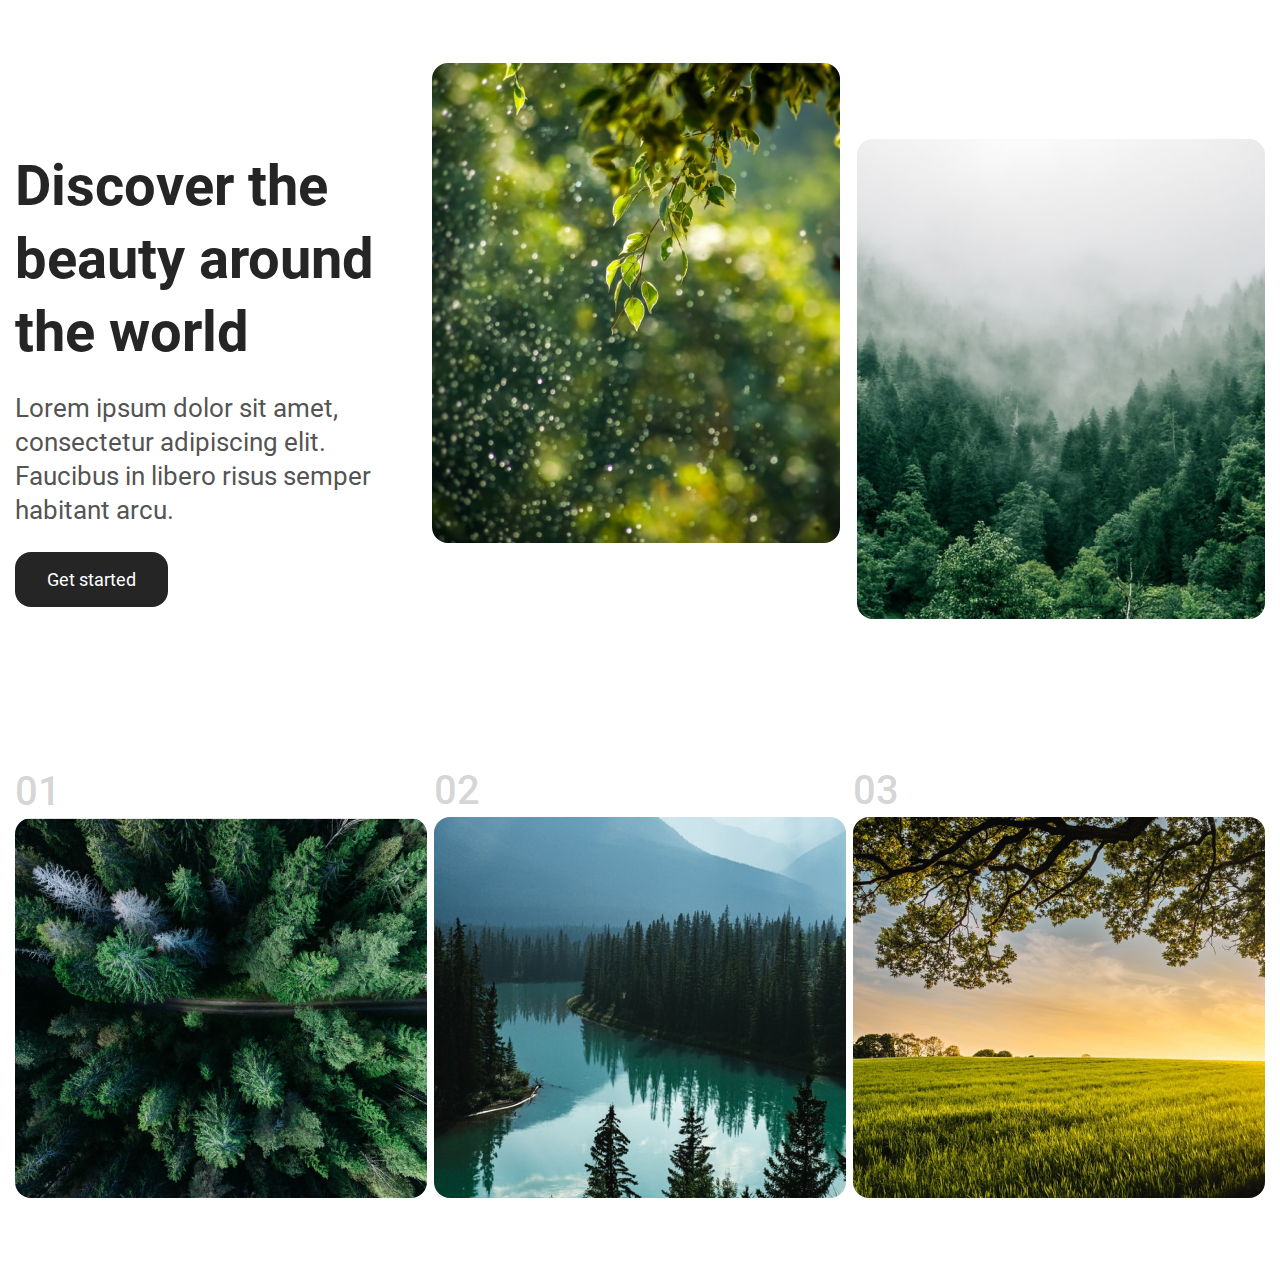
<file: task1/index.html>
<!DOCTYPE html>
<html lang="en">
<head>
  <meta charset="UTF-8">
  <meta name="viewport" content="width=device-width, initial-scale=1.0">
  <link rel="stylesheet" href="css/main.css">
  <title>Beauty world</title>
</head>
<body>

  <!-- main -->
  <main class="main">

    <!-- hero -->
    <section class="hero container">

      <!-- hero info -->
      <div class="hero__info">
        <h1 class="hero__info--title">Discover the beauty around the world</h1>
        <p class="hero__info--descr">Lorem ipsum dolor sit amet, consectetur adipiscing elit. Faucibus in libero risus semper habitant arcu.</p>
        <a href="#!" class="hero__info--btn">Get started</a>
      </div>
      <!-- hero info end -->

      <!-- hero images -->
      <div class="hero__images">
        <img src="images/hero1.jpg" alt="hero-img">
        <img src="images/hero2.jpg" alt="hero-img">
      </div>
      <!-- hero images утв -->
    </section>
    <!-- hero end -->

    <!-- content -->
    <section class="cards container">
      <!-- card -->
      <article class="card">
        <span>01</span>
        <img src="images/item1.jpg" alt="card-img">
      </article>
      <!-- card end -->

      
      <!-- card -->
      <article class="card">
        <span>02</span>
        <img src="images/item2.jpg" alt="card-img">
      </article>
      <!-- card end -->

      <!-- card -->
      <article class="card">
        <span>03</span>
        <img src="images/item3.jpg" alt="card-img">
      </article>
      <!-- card end -->


    </section>
    <!-- content end -->

  </main>
  <!-- main end -->
    
  
</body>
</html>
</file>
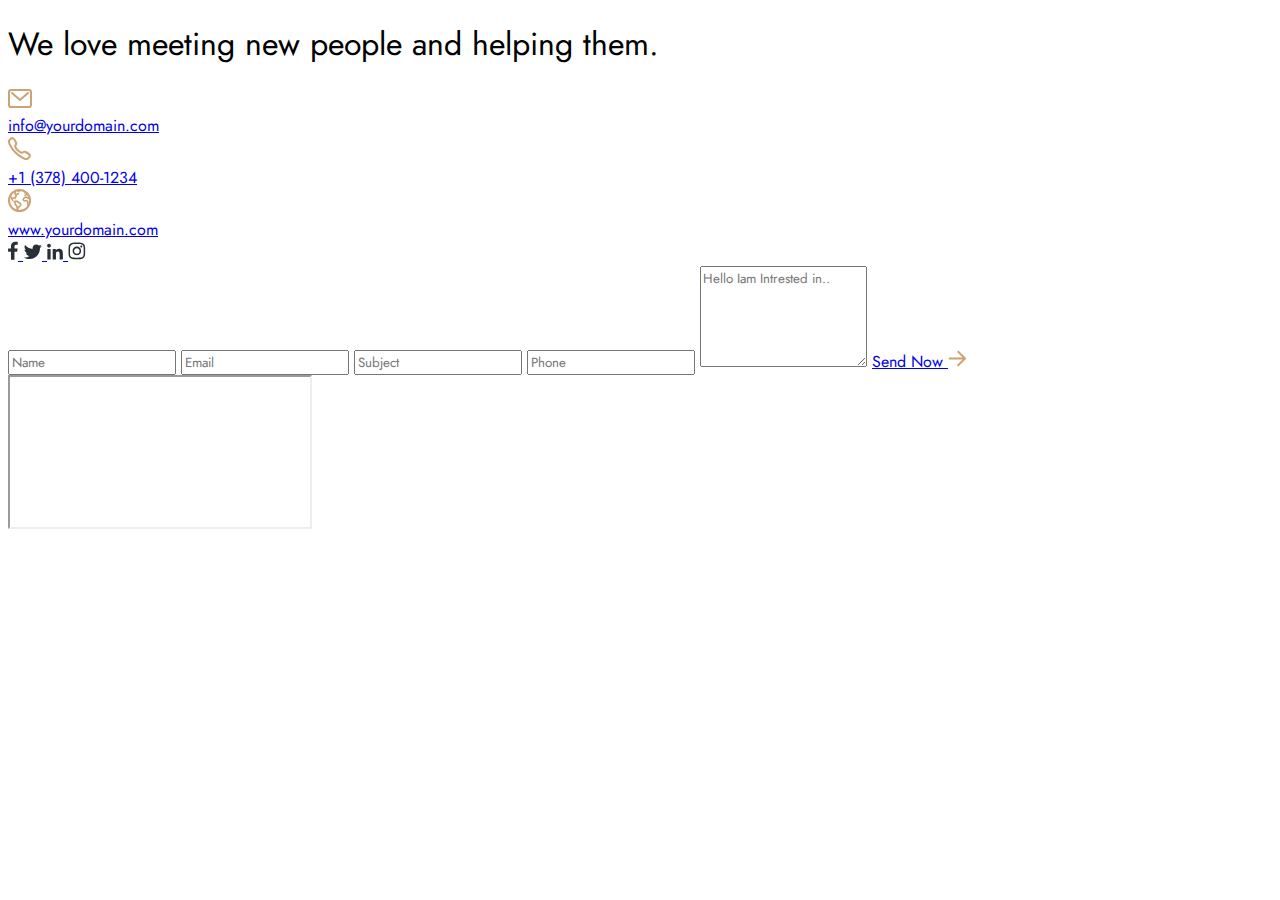
<file: task2/index.html>
<!DOCTYPE html>
<html lang="en">
  <head>
    <meta charset="UTF-8" />
    <meta name="viewport" content="width=device-width, initial-scale=1.0" />
    <link rel="stylesheet" href="./src/assets/styles/fonts.css" />
    <link rel="stylesheet" href="./src/assets/styles/main.css">
    <title>Task 2</title>
  </head>
  <body>
    <!-- wrapper -->
    <div class="flex flex-col items-center container py-[100px]">

      <h1 class="font-['dm'] text-5xl text-black max-w-[683px] w-full text-center">We love meeting new people and helping them.</h1>

      <main class="w-full">
        <div class="flex items-start justify-between mt-20 gap-[55px]">
          <!-- aside -->
          <aside class="py-[76px] px-8 bg-amber-500 flex flex-col gap-[30px] rounded-[50px]">
            <!-- item -->
            <div class="flex items-center gap-[15px]">
              <div class="w-[52px] h-[52px] rounded-full bg-white flex items-center justify-center">
                <img src="src/assets/images/icons/email.svg" alt="email">
              </div>
              <a href="mailto:info@yourdomain.com" class="text-xl text-slate-950">info@yourdomain.com</a>
            </div>
            <!-- item end -->
  
            <!-- item -->
            <div class="flex items-center gap-[15px]">
              <div class="w-[52px] h-[52px] rounded-full bg-white flex items-center justify-center">
                <img src="src/assets/images/icons/phone.svg" alt="phone">
              </div>
              <a href="tel:+1(378)400-1234" class="text-xl text-slate-950">+1 (378) 400-1234</a>
            </div>
            <!-- item end -->
  
            <!-- item -->
            <div class="flex items-center gap-[15px]">
              <div class="w-[52px] h-[52px] rounded-full bg-white flex items-center justify-center">
                <img src="src/assets/images/icons/site.svg" alt="site">
              </div>
              <a href="https://sharh.commeta.uz/ru" class="text-xl text-slate-950">www.yourdomain.com</a>
            </div>
            <!-- item end -->
  
            <div class="flex items-center gap-[35px]">
              <a href="https://facebook.com">
                <img src="src/assets/images/icons/socials/facebook.svg" alt="facebook">
              </a>
  
              <a href="https://twitter.com">
                <img src="src/assets/images/icons/socials/twitter.svg" alt="twitter">
              </a>
  
              <a href="https://linkedin.com">
                <img src="src/assets/images/icons/socials/linkedin.svg" alt="linkedin">
              </a>
  
              <a href="https://instagram.com">
                <img src="src/assets/images/icons/socials/instagram.svg" alt="instagram">
              </a>
            </div>
          </aside>
          <!-- aside end -->
  
          <!-- form -->
          <form class=" grid grid-cols-2 gap-y-[50px] gap-x-[15px] flex-grow">
            <!-- form item -->
            <input type="text" class="form-item" placeholder="Name">

            <!-- form item -->
            <input type="text" class="form-item" placeholder="Email">

            <!-- form item -->
            <input type="text" class="form-item" placeholder="Subject">

            <!-- form item -->
            <input type="text" class="form-item" placeholder="Phone">

            <!-- form item -->
            <textarea class="form-item col-span-2" rows="5" placeholder="Hello Iam Intrested in.."></textarea>

            <a href="#!" class="bg-black-700 col-start-2 justify-self-end flex items-center rounded-[18px] py-[26px] px-[54px] text-white text-lg gap-2">
              Send Now
              <img src="src/assets/images/icons/arrow-right.svg" alt="arrow-right">
            </a>
          </form>
          <!-- form end -->
        </div>

        <!-- google maps -->
        <iframe src="https://www.google.com/maps/embed?pb=!1m18!1m12!1m3!1d2995.635951238822!2d69.33195507553144!3d41.33852899902515!2m3!1f0!2f0!3f0!3m2!1i1024!2i768!4f13.1!3m3!1m2!1s0x38aef48a8ed4d0e9%3A0x3772abeffc72e7b8!2z0KPQvdC40LLQtdGA0YHQuNGC0LXRgiDQmNC90YXQsA!5e0!3m2!1sru!2s!4v1707925855211!5m2!1sru!2s" loading="lazy" referrerpolicy="no-referrer-when-downgrade" class="w-full h-[543px] rounded-[70px] mt-[150px]"></iframe>
        <!-- google maps end -->

      </main>
      <!-- wrapper end -->
  
    </div>
  </body>
</html>
</file>
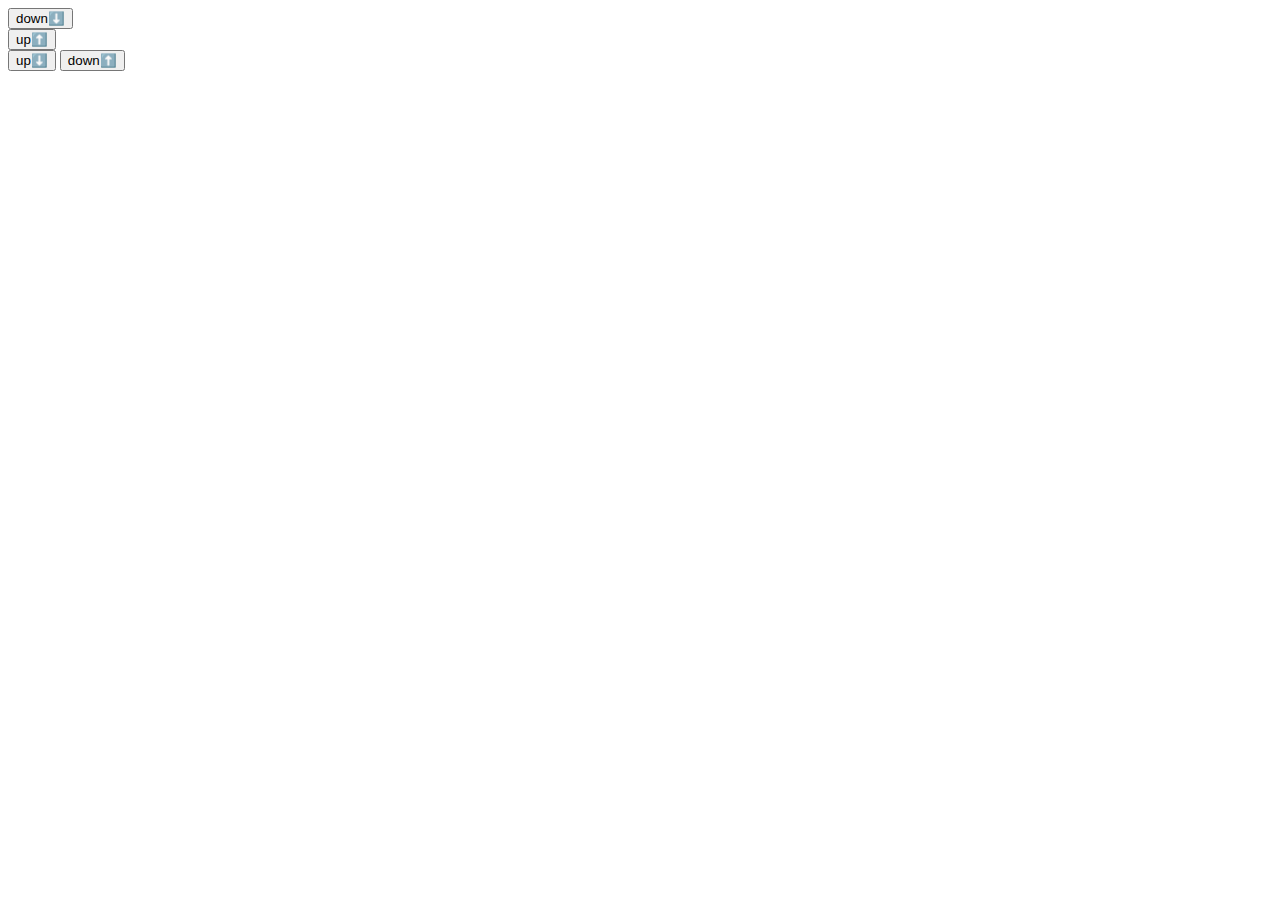
<file: task4/index.html>
<!DOCTYPE html>
<html lang="en">
<head>
  <meta charset="UTF-8">
  <meta name="viewport" content="width=device-width, initial-scale=1.0">
  <title>task 4</title>
</head>
<body>

  <div class="wrapper">

    <div class="block-item down">
      <button data-block="0" data-action="down" class="bottom">down⬇️</button>
    </div>

    <div class="block-item up">
      <button data-block="1" data-action="up">up⬆️</button>
    </div>

    <div class="block-item both">
      <button data-block="2" data-action="up">up⬇️</button>
      <button data-block="2" data-action="down">down⬆️</button>
    </div>
  </div>

  <script src="main.js"></script>
  
</body>
</html>
</file>
<file: task1/css/main.css>
@import 'fonts.css';

* {
  margin: 0;
  padding: 0;
  box-sizing: border-box;
  font-family: 'roboto';
  font-weight: 400;
  list-style: none;
  text-decoration: none;
}

.container {
  max-width: 1320px;
  width: 100%;
  margin: 0 auto;
  padding: 0 15px;
}

.main {
  padding: 64px 0;
}

/* ==== hero ==== */
.hero {
  height: 629px;
  display: flex;
  justify-content: space-between;
  align-items: center;
  gap: 17px;
}

.hero__info {
  display: flex;
  flex-direction: column;
  align-items: flex-start;
  gap: 24px;
}

.hero__info--title {
  font-size: 56px;
  line-height: 130%;
  font-weight: 700;
  color: #252525;
}

.hero__info--descr {
  max-width: 386px;
  width: 100%;
  font-size: 26px;
  line-height: 130%;
  color: rgba(37, 37, 37, 0.8);
}

.hero__info--btn {
  background: #252525;
  padding: 16px 32px;
  font-size: 18px;
  line-height: 130%;
  color: #ffffff;
  border-radius: 16px;
  transition: 0.3s ease-in-out;
}
.hero__info--btn:hover {
  background: rgba(37, 37, 37, 0.2);
  color: #252525;
}

.hero__images {
  display: flex;
  align-items: center;
  gap: 17px;
}
.hero__images img {
  width: 408px;
  height: 480px;
  border-radius: 16px;
  object-fit: cover;
}
.hero__images img:first-of-type {
  margin-bottom: 152px;
}

/* ==== cards ==== */

.cards {
  margin-top: 72px;
  display: flex;
  justify-content: space-between;
  flex-wrap: wrap;
  align-items: center;
}

.card {
  display: flex;
  flex-direction: column;
}

.card span {
  font-size: 40px;
  line-height: 130%;
  color: rgba(37, 37, 37, 0.2);
  font-weight: 500;
}

.card img {
  border-radius: 16px;
}
</file>
<file: task2/src/assets/styles/fonts.css>
/* dm */
@font-face {
  font-family: 'dm';
  src: url('../fonts/DMSerifDisplay-Regular.ttf') format('truetype');
  font-weight: 400;
}

/* jost */
@font-face {
  font-family: 'jost';
  src: url('../fonts/Jost-Regular.ttf') format('truetype');
  font-weight: 400;
}
@font-face {
  font-family: 'jost';
  src: url('../fonts/Jost-SemiBold.ttf') format('truetype');
  font-weight: 600;
}
</file>
<file: task2/src/assets/styles/main.css>
@import '_tailwind.css';

* {
  font-family: 'jost';
  font-weight: 400;
}


.form-item {
  @apply border-b border-black outline-none py-[13px] text-[22px] leading-[150%] placeholder:text-[22px] placeholder:leading-[150%] text-slate-900
}
</file>
